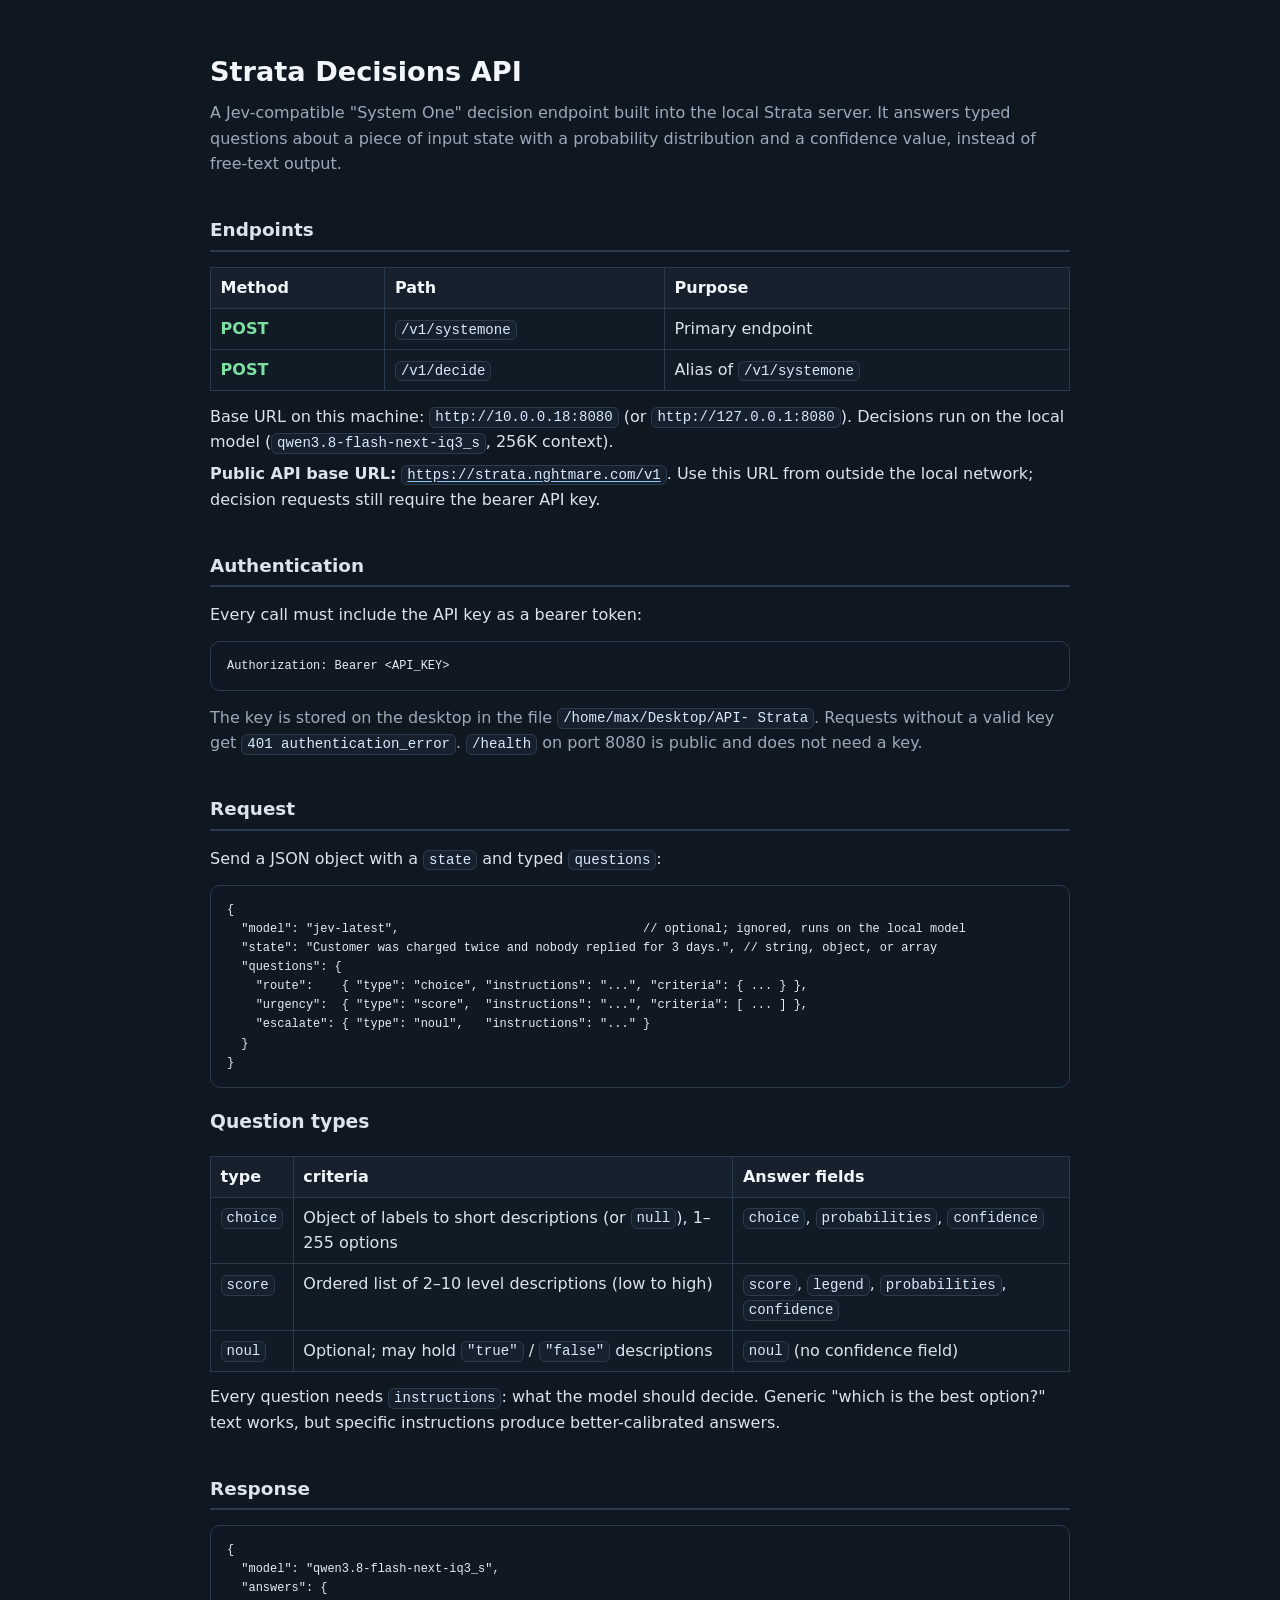
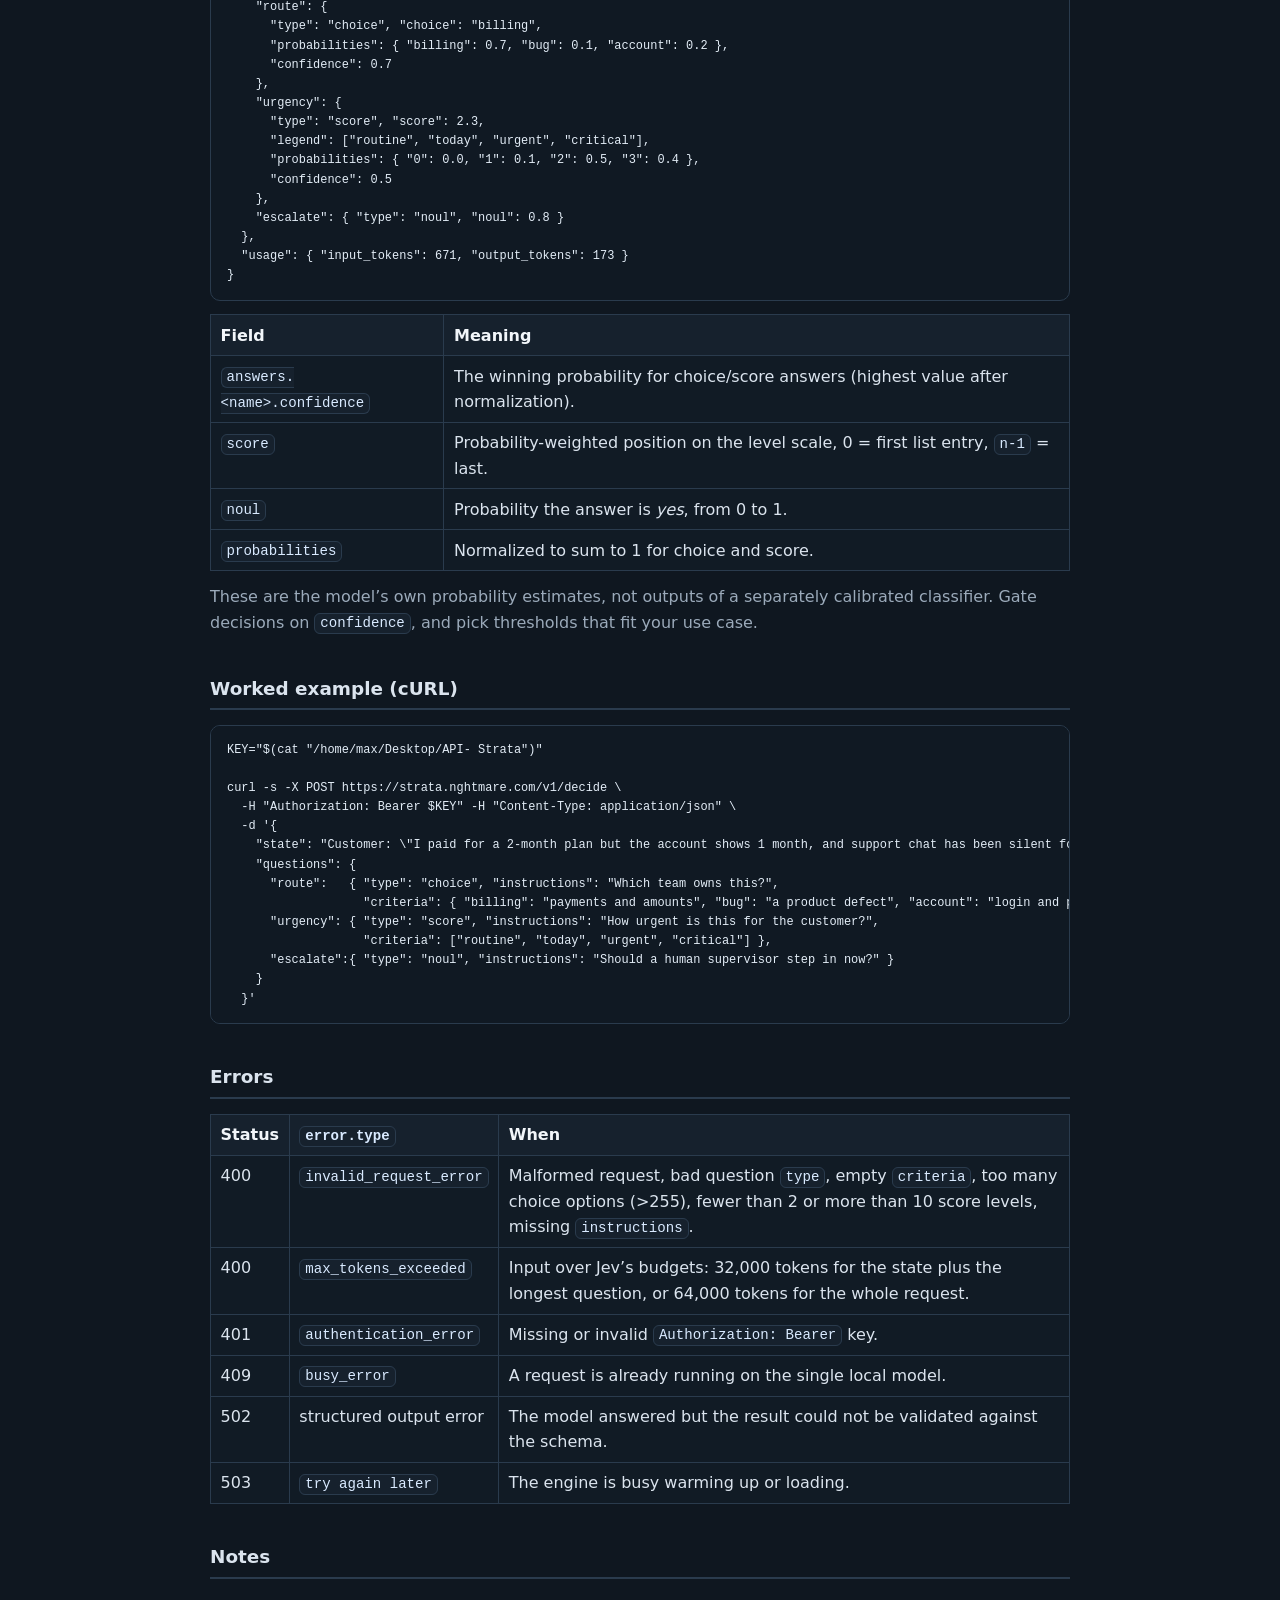
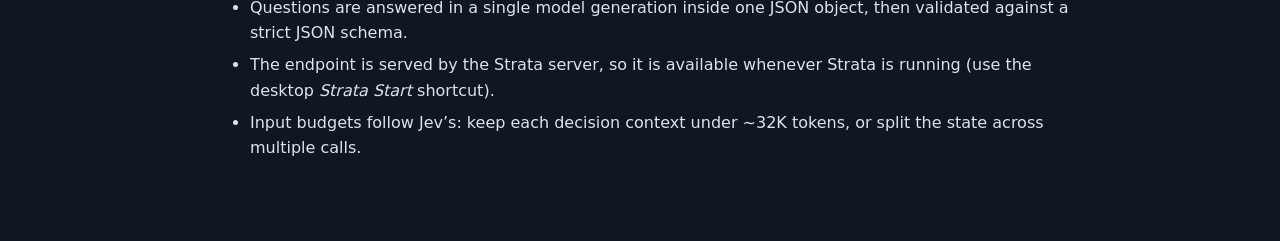
<file: docs/decisions-api.html>
<!DOCTYPE html>
<html lang="en">
<head>
<meta charset="utf-8">
<meta name="viewport" content="width=device-width, initial-scale=1">
<title>Strata Decisions API</title>
<style>
  :root { color-scheme: light dark }
  body { font-family: system-ui, "Segoe UI", Roboto, sans-serif; line-height: 1.6; max-width: 860px; margin: 0 auto; padding: 2rem 1.2rem 4rem; color: #1c2733; background: #f6f8fa }
  @media (prefers-color-scheme: dark) {
    body { background: #0f1720; color: #dbe4ee }
    pre, code { background: #16212d; color: #dbe4ee }
    h2 { border-color: #2a3b4d }
    table { border-color: #2a3b4d }
    th { background: #16212d }
  }
  h1 { font-size: 1.7rem; margin-bottom: .2rem }
  h2 { font-size: 1.15rem; margin-top: 2.4rem; padding-bottom: .3rem; border-bottom: 2px solid #d5dee6 }
  p, li { margin: .4rem 0 }
  code { font-family: ui-monospace, "Cascadia Mono", Consolas, monospace; font-size: .88em; background: #e8eef3; padding: .1em .35em; border-radius: 4px }
  pre { background: #eaf0f5; padding: .9rem 1rem; border-radius: 8px; overflow-x: auto; font-size: .85rem }
  pre code { background: none; padding: 0 }
  table { border-collapse: collapse; width: 100%; margin: .8rem 0 }
  th, td { text-align: left; padding: .45rem .6rem; border: 1px solid #d5dee6; vertical-align: top }
  th { background: #e8eef3 }
  .http { font-weight: 600; color: #0b5c2e }
  .muted { color: #64748b }
  a { color: #0b6bcb }

  :root { color-scheme: dark; }
  body { color: #dbe4ee; background: #0f1720; }
  h1 { color: #f2f6fa; }
  h2 { border-color: #2a3b4d; }
  code, pre { color: #d9eaff; background: #16212d; border: 1px solid #2a3b4d; border-radius: 6px; }
  pre { color: #e3edf7; background: #101923; border-radius: 10px; }
  pre code { display: block; color: #e3edf7; background: transparent; border: 0; padding: 0; }
  table { border-collapse: collapse; }
  th, td { background: #111b25; border-color: #2a3b4d; color: #dbe4ee; }
  th { background: #16212d; color: #f2f6fa; }
  .http { color: #7ce0a0; }
  .muted { color: #9baaba; }
  a { color: #8ec5ff; text-underline-offset: .15em; }
  a:hover { color: #b7dcff; }
  a:focus-visible { outline: 2px solid #8ec5ff; outline-offset: 3px; border-radius: 3px; }

</style>
</head>
<body>

<h1>Strata Decisions API</h1>
<p class="muted">A Jev-compatible "System One" decision endpoint built into the local Strata server.
It answers typed questions about a piece of input state with a probability distribution and a
confidence value, instead of free-text output.</p>

<h2>Endpoints</h2>
<table>
  <tr><th>Method</th><th>Path</th><th>Purpose</th></tr>
  <tr><td><span class="http">POST</span></td><td><code>/v1/systemone</code></td><td>Primary endpoint</td></tr>
  <tr><td><span class="http">POST</span></td><td><code>/v1/decide</code></td><td>Alias of <code>/v1/systemone</code></td></tr>
</table>
<p>Base URL on this machine: <code>http://10.0.0.18:8080</code> (or <code>http://127.0.0.1:8080</code>).
Decisions run on the local model (<code>qwen3.8-flash-next-iq3_s</code>, 256K context).</p>
<p><strong>Public API base URL:</strong> <a href="https://strata.nghtmare.com/v1" rel="noopener noreferrer"><code>https://strata.nghtmare.com/v1</code></a>. Use this URL from outside the local network; decision requests still require the bearer API key.</p>

<h2>Authentication</h2>
<p>Every call must include the API key as a bearer token:</p>
<pre><code>Authorization: Bearer &lt;API_KEY&gt;</code></pre>
<p class="muted">The key is stored on the desktop in the file <code>/home/max/Desktop/API- Strata</code>.
Requests without a valid key get <code>401 authentication_error</code>. <code>/health</code> on port 8080 is
public and does not need a key.</p>

<h2>Request</h2>
<p>Send a JSON object with a <code>state</code> and typed <code>questions</code>:</p>
<pre><code>{
  "model": "jev-latest",                                  // optional; ignored, runs on the local model
  "state": "Customer was charged twice and nobody replied for 3 days.", // string, object, or array
  "questions": {
    "route":    { "type": "choice", "instructions": "...", "criteria": { ... } },
    "urgency":  { "type": "score",  "instructions": "...", "criteria": [ ... ] },
    "escalate": { "type": "noul",   "instructions": "..." }
  }
}</code></pre>

<h3>Question types</h3>
<table>
  <tr><th>type</th><th>criteria</th><th>Answer fields</th></tr>
  <tr>
    <td><code>choice</code></td>
    <td>Object of labels to short descriptions (or <code>null</code>), 1&ndash;255 options</td>
    <td><code>choice</code>, <code>probabilities</code>, <code>confidence</code></td>
  </tr>
  <tr>
    <td><code>score</code></td>
    <td>Ordered list of 2&ndash;10 level descriptions (low to high)</td>
    <td><code>score</code>, <code>legend</code>, <code>probabilities</code>, <code>confidence</code></td>
  </tr>
  <tr>
    <td><code>noul</code></td>
    <td>Optional; may hold <code>"true"</code> / <code>"false"</code> descriptions</td>
    <td><code>noul</code> (no confidence field)</td>
  </tr>
</table>
<p>Every question needs <code>instructions</code>: what the model should decide. Generic "which is the
best option?" text works, but specific instructions produce better-calibrated answers.</p>

<h2>Response</h2>
<pre><code>{
  "model": "qwen3.8-flash-next-iq3_s",
  "answers": {
    "route": {
      "type": "choice", "choice": "billing",
      "probabilities": { "billing": 0.7, "bug": 0.1, "account": 0.2 },
      "confidence": 0.7
    },
    "urgency": {
      "type": "score", "score": 2.3,
      "legend": ["routine", "today", "urgent", "critical"],
      "probabilities": { "0": 0.0, "1": 0.1, "2": 0.5, "3": 0.4 },
      "confidence": 0.5
    },
    "escalate": { "type": "noul", "noul": 0.8 }
  },
  "usage": { "input_tokens": 671, "output_tokens": 173 }
}</code></pre>
<table>
  <tr><th>Field</th><th>Meaning</th></tr>
  <tr><td><code>answers.&lt;name&gt;.confidence</code></td><td>The winning probability for choice/score answers (highest value after normalization).</td></tr>
  <tr><td><code>score</code></td><td>Probability-weighted position on the level scale, 0 = first list entry, <code>n-1</code> = last.</td></tr>
  <tr><td><code>noul</code></td><td>Probability the answer is <em>yes</em>, from 0 to 1.</td></tr>
  <tr><td><code>probabilities</code></td><td>Normalized to sum to 1 for choice and score.</td></tr>
</table>
<p class="muted">These are the model&rsquo;s own probability estimates, not outputs of a separately
calibrated classifier. Gate decisions on <code>confidence</code>, and pick thresholds that fit your use case.</p>

<h2>Worked example (cURL)</h2>
<pre><code>KEY="$(cat "/home/max/Desktop/API- Strata")"

curl -s -X POST https://strata.nghtmare.com/v1/decide \
  -H "Authorization: Bearer $KEY" -H "Content-Type: application/json" \
  -d '{
    "state": "Customer: \"I paid for a 2-month plan but the account shows 1 month, and support chat has been silent for 3 days.\"",
    "questions": {
      "route":   { "type": "choice", "instructions": "Which team owns this?",
                   "criteria": { "billing": "payments and amounts", "bug": "a product defect", "account": "login and plan status" } },
      "urgency": { "type": "score", "instructions": "How urgent is this for the customer?",
                   "criteria": ["routine", "today", "urgent", "critical"] },
      "escalate":{ "type": "noul", "instructions": "Should a human supervisor step in now?" }
    }
  }'</code></pre>

<h2>Errors</h2>
<table>
  <tr><th>Status</th><th><code>error.type</code></th><th>When</th></tr>
  <tr><td>400</td><td><code>invalid_request_error</code></td><td>Malformed request, bad question <code>type</code>, empty
      <code>criteria</code>, too many choice options (&gt;255), fewer than 2 or more than 10 score levels, missing <code>instructions</code>.</td></tr>
  <tr><td>400</td><td><code>max_tokens_exceeded</code></td><td>Input over Jev&rsquo;s budgets: 32,000 tokens for the state plus the
      longest question, or 64,000 tokens for the whole request.</td></tr>
  <tr><td>401</td><td><code>authentication_error</code></td><td>Missing or invalid <code>Authorization: Bearer</code> key.</td></tr>
  <tr><td>409</td><td><code>busy_error</code></td><td>A request is already running on the single local model.</td></tr>
  <tr><td>502</td><td>structured output error</td><td>The model answered but the result could not be validated against the schema.</td></tr>
  <tr><td>503</td><td><code>try again later</code></td><td>The engine is busy warming up or loading.</td></tr>
</table>

<h2>Notes</h2>
<ul>
  <li>Questions are answered in a single model generation inside one JSON object, then validated against a strict JSON schema.</li>
  <li>The endpoint is served by the Strata server, so it is available whenever Strata is running (use the desktop <em>Strata Start</em> shortcut).</li>
  <li>Input budgets follow Jev&rsquo;s: keep each decision context under ~32K tokens, or split the state across multiple calls.</li>
</ul>

</body>
</html>
</file>
